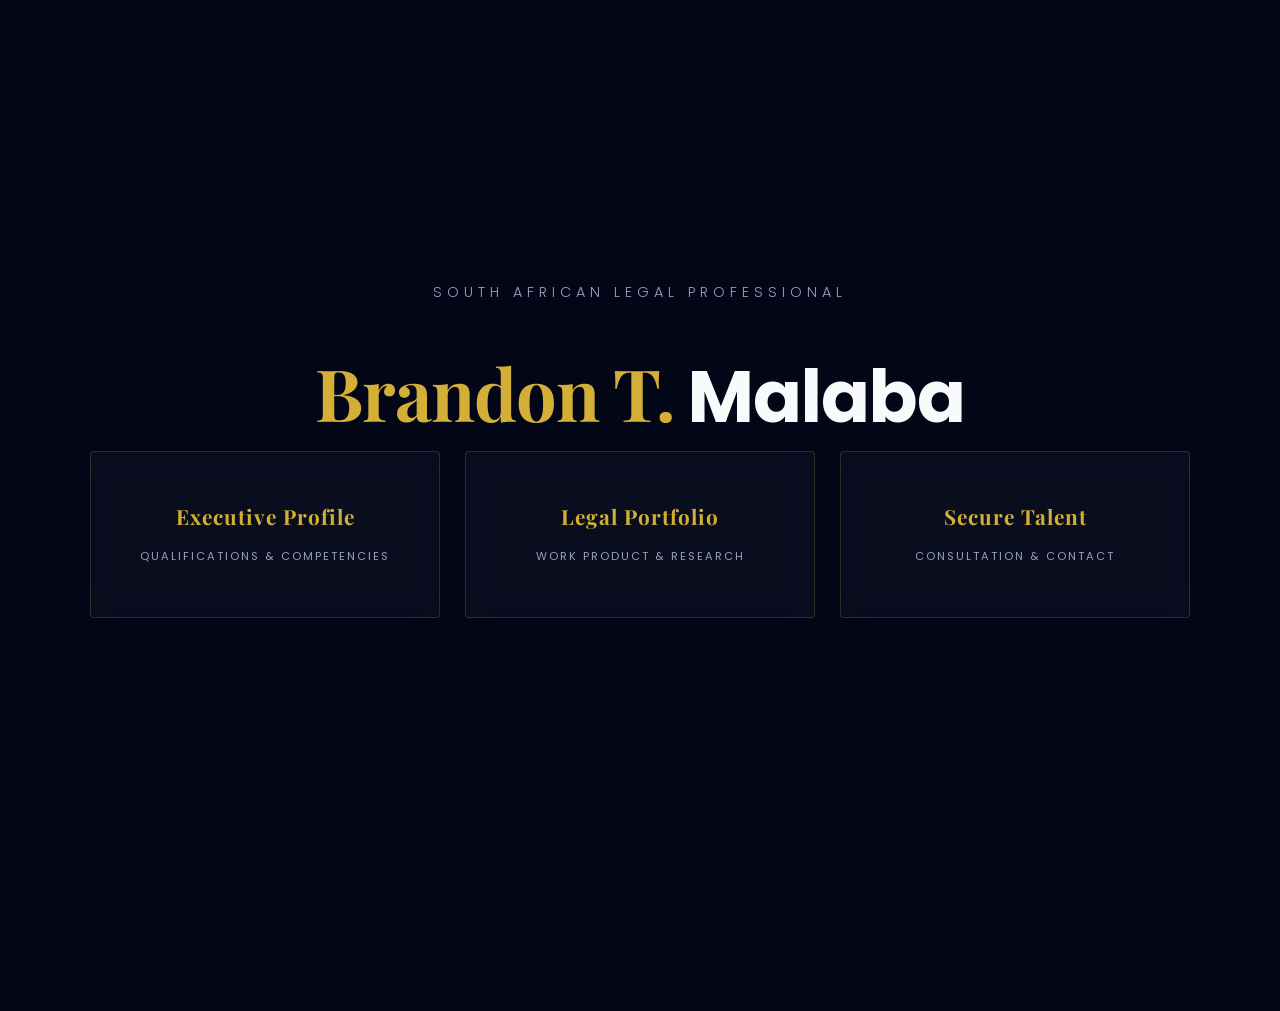
<file: index.html>
<!DOCTYPE html>
<html lang="en">
<head>
    <meta charset="UTF-8">
    <meta name="viewport" content="width=device-width, initial-scale=1.0">
    <title>Brandon T. Malaba | Legal Professional</title>
    <meta name="description" content="Official Executive Profile of Brandon T. Malaba. LLB Graduate & Aspiring Candidate Attorney.">
    <link href="https://fonts.googleapis.com/css2?family=Playfair+Display:ital,wght@0,700;1,600&family=Poppins:wght@300;400;600&display=swap" rel="stylesheet">
    <style>
        * { box-sizing: border-box; margin: 0; padding: 0; }
        body, html { height: 100%; font-family: 'Poppins', sans-serif; background: #020617; color: #f8fafc; overflow-x: hidden; display: flex; flex-direction: column; }

        /* HERO SECTION */
        .hero {
            flex: 1;
            display: flex;
            flex-direction: column;
            justify-content: center;
            align-items: center;
            text-align: center;
            background: linear-gradient(rgba(2, 6, 23, 0.75), rgba(2, 6, 23, 0.85)), 
                        url('https://images.unsplash.com/photo-1589829545856-d10d557cf95f?auto=format&fit=crop&w=1920&q=80');
            background-size: cover;
            background-position: center;
            padding: 60px 5%;
            min-height: 100svh;
        }

        .gold-text { color: #D4AF37; font-family: 'Playfair Display', serif; }

        .hero h1 { font-size: clamp(2.5rem, 8vw, 4.5rem); margin-bottom: 15px; letter-spacing: -1px; line-height: 1.1; }
        .hero p.subtitle { font-size: clamp(0.7rem, 2vw, 0.9rem); color: #94a3b8; text-transform: uppercase; letter-spacing: 5px; margin-bottom: 50px; font-weight: 300; }

        /* NAVIGATION PILLARS */
        .pillars {
            display: grid;
            grid-template-columns: repeat(auto-fit, minmax(240px, 1fr));
            gap: 25px;
            width: 100%;
            max-width: 1100px;
        }

        .pillar-link {
            padding: 50px 25px;
            background: rgba(255, 255, 255, 0.03);
            border: 1px solid rgba(212, 175, 55, 0.2);
            text-decoration: none;
            color: #fff;
            transition: all 0.5s cubic-bezier(0.165, 0.84, 0.44, 1);
            backdrop-filter: blur(15px);
            -webkit-backdrop-filter: blur(15px);
            border-radius: 4px;
        }

        .pillar-link:hover {
            border-color: #D4AF37;
            background: rgba(212, 175, 55, 0.08);
            transform: translateY(-12px);
            box-shadow: 0 15px 30px rgba(0,0,0,0.5);
        }

        @media (hover: none) {
            .pillar-link:hover { transform: none; box-shadow: none; }
            .pillar-link:active { border-color: #D4AF37; background: rgba(212, 175, 55, 0.08); }
        }

        .pillar-link h3 {
            font-family: 'Playfair Display', serif;
            color: #D4AF37;
            font-size: clamp(1rem, 3vw, 1.3rem);
            margin-bottom: 12px;
            letter-spacing: 1px;
        }

        .pillar-link span { font-size: 0.7rem; color: #94a3b8; text-transform: uppercase; letter-spacing: 2px; }

        /* --- TICKER STYLING --- */
        .ticker-wrap { 
            background: rgba(15, 23, 42, 0.9); 
            padding: 20px 0; 
            border-top: 1px solid rgba(212, 175, 55, 0.3); 
            overflow: hidden;
            width: 100%;
            backdrop-filter: blur(10px);
            -webkit-backdrop-filter: blur(10px);
        }
        .ticker-move { 
            display: flex; 
            white-space: nowrap; 
            width: max-content; 
            animation: ticker-scroll 60s linear infinite; 
        }

        @media (prefers-reduced-motion: reduce) {
            .ticker-move { animation: none; }
        }

        .ticker-item { 
            padding: 0 60px; 
            color: #D4AF37; 
            font-family: 'Playfair Display', serif; 
            font-style: italic; 
            font-size: clamp(0.75rem, 2vw, 0.95rem);
            letter-spacing: 1px;
        }
        @keyframes ticker-scroll { 0% { transform: translateX(0); } 100% { transform: translateX(-50%); } }

        footer {
            background: #020617;
            text-align: center;
            padding: 25px 16px;
            font-size: clamp(0.6rem, 1.5vw, 0.65rem);
            color: #64748b;
            letter-spacing: 3px;
            text-transform: uppercase;
            border-top: 1px solid rgba(212, 175, 55, 0.1);
            line-height: 1.8;
        }

        /* TABLET */
        @media (max-width: 900px) {
            .pillars { grid-template-columns: 1fr; max-width: 480px; gap: 15px; }
            .hero { padding: 60px 5%; }
            .pillar-link { padding: 35px 20px; }
        }

        /* MOBILE */
        @media (max-width: 600px) {
            .hero { padding: 40px 6%; justify-content: space-evenly; }
            .hero h1 { font-size: clamp(2rem, 10vw, 2.8rem); }
            .hero p.subtitle { letter-spacing: 2px; margin-bottom: 30px; }
        }

        /* LANDSCAPE PHONE */
        @media (max-height: 500px) and (orientation: landscape) {
            .hero { min-height: auto; padding: 30px 5%; }
            .hero h1 { font-size: clamp(1.6rem, 5vw, 2.4rem); margin-bottom: 8px; }
            .hero p.subtitle { margin-bottom: 20px; }
            .pillars { grid-template-columns: repeat(3, 1fr); max-width: 100%; gap: 12px; }
            .pillar-link { padding: 16px 14px; }
            .pillar-link h3 { font-size: 0.95rem; margin-bottom: 6px; }
        }
    </style>
</head>
<body>

    <section class="hero">
        <p class="subtitle">South African Legal Professional</p>
        <h1><span class="gold-text">Brandon T.</span> Malaba</h1>
        
        <div class="pillars">
            <a href="cv.html" class="pillar-link">
                <h3>Executive Profile</h3>
                <span>Qualifications & Competencies</span>
            </a>
            <a href="articles.html" class="pillar-link">
                <h3>Legal Portfolio</h3>
                <span>Work Product & Research</span>
            </a>
            <a href="contact.html" class="pillar-link">
                <h3>Secure Talent</h3>
                <span>Consultation & Contact</span>
            </a>
        </div>
    </section>

    <div class="ticker-wrap">
        <div class="ticker-move">
            <div class="ticker-item">"The law is not a tool for the powerful, but a shield for the weak." — Chief Justice Mogoeng Mogoeng</div>
            <div class="ticker-item">"Transformation is a permanent process... constantly questioning and innovating." — Chief Justice Pius Langa</div>
            <div class="ticker-item">"The Constitution belongs to all of us, not just to the judges or the lawyers." — Chief Justice Arthur Chaskalson</div>
            <div class="ticker-item">"We must ensure that the law is an instrument of justice and not a source of oppression." — Deputy Chief Justice Dikgang Moseneke</div>
            <div class="ticker-item">"The law is not a tool for the powerful, but a shield for the weak." — Chief Justice Mogoeng Mogoeng</div>
            <div class="ticker-item">"Transformation is a permanent process... constantly questioning and innovating." — Chief Justice Pius Langa</div>
            <div class="ticker-item">"The Constitution belongs to all of us, not just to the judges or the lawyers." — Chief Justice Arthur Chaskalson</div>
            <div class="ticker-item">"We must ensure that the law is an instrument of justice and not a source of oppression." — Deputy Chief Justice Dikgang Moseneke</div>
        </div>
    </div>

    <footer>
        Adherence to Excellence &bull; Integrity in Practice &bull; UFS Alumni
    </footer>

</body>
</html>
</file>
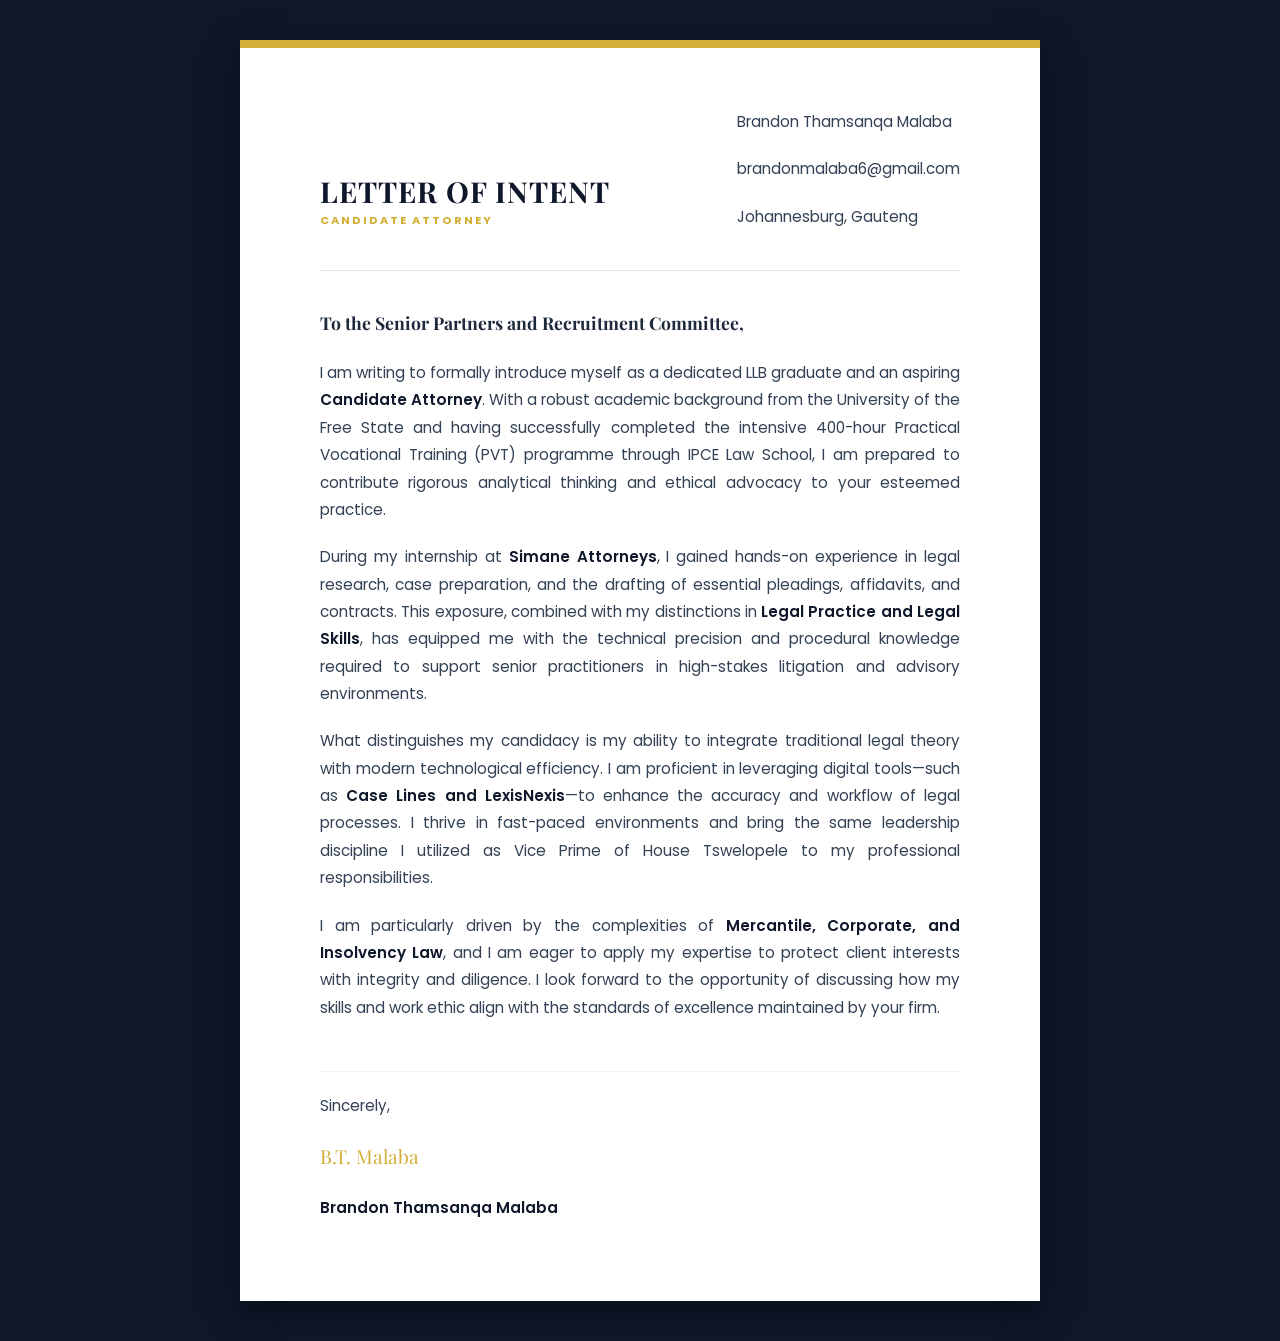
<file: cover-letter.html>
<!DOCTYPE html>
<html lang="en">
<head>
    <meta charset="UTF-8" />
    <meta name="viewport" content="width=device-width, initial-scale=1.0" />
    <title>Letter of Intent | Brandon T Malaba</title>
    <link href="https://fonts.googleapis.com/css2?family=Playfair+Display:wght@700&family=Poppins:wght@300;400;600&display=swap" rel="stylesheet">
    <style>
        * { box-sizing: border-box; margin: 0; padding: 0; }
        
        body { 
            background: #0f172a; /* Navy background to match main site */
            font-family: 'Poppins', sans-serif; 
            padding: 40px 20px;
            display: flex;
            justify-content: center;
        }

        /* The Paper Sheet Effect */
        .letter-container {
            background: #ffffff;
            width: 100%;
            max-width: 800px;
            padding: 60px 80px;
            box-shadow: 0 10px 30px rgba(0,0,0,0.5);
            border-top: 8px solid #D4AF37; /* Gold Top Border */
            position: relative;
        }

        /* Letterhead Header */
        header {
            border-bottom: 1px solid #e2e8f0;
            margin-bottom: 40px;
            padding-bottom: 20px;
            display: flex;
            justify-content: space-between;
            align-items: flex-end;
        }

        h1 { 
            font-family: 'Playfair Display', serif; 
            color: #0f172a; 
            font-size: 1.8rem;
            text-transform: uppercase;
            letter-spacing: 1px;
        }

        .contact-info {
            text-align: right;
            font-size: 0.75rem;
            color: #64748b;
            line-height: 1.4;
        }

        /* Content Styles */
        h2 { 
            font-family: 'Playfair Display', serif; 
            color: #1e293b; 
            font-size: 1.1rem; 
            margin-bottom: 25px; 
        }

        p {
            color: #334155;
            font-size: 0.95rem;
            line-height: 1.8;
            margin-bottom: 20px;
            text-align: justify;
        }

        strong { color: #0f172a; font-weight: 600; }

        .closing {
            margin-top: 50px;
            border-top: 1px solid #f1f5f9;
            padding-top: 20px;
        }

        .signature {
            font-family: 'Playfair Display', serif;
            font-size: 1.2rem;
            color: #D4AF37;
            margin-top: 10px;
        }

        /* Responsive padding for smaller screens */
        @media (max-width: 600px) {
            .letter-container { padding: 30px 20px; }
            header { flex-direction: column; align-items: flex-start; }
            .contact-info { text-align: left; margin-top: 10px; }
        }
    </style>
</head>
<body>

<section class="letter-container">
    <header>
        <div>
            <h1>Letter of Intent</h1>
            <p style="font-size: 0.7rem; color: #D4AF37; font-weight: bold; letter-spacing: 2px;">CANDIDATE ATTORNEY</p>
        </div>
        <div class="contact-info">
            <p>Brandon Thamsanqa Malaba</p>
            <p>brandonmalaba6@gmail.com</p>
            <p>Johannesburg, Gauteng</p>
        </div>
    </header>

    <div class="letter-body">
        <h2>To the Senior Partners and Recruitment Committee,</h2>
        
        <p>
            I am writing to formally introduce myself as a dedicated LLB graduate and an aspiring <strong>Candidate Attorney</strong>. With a robust academic background from the University of the Free State and having successfully completed the intensive 400-hour Practical Vocational Training (PVT) programme through IPCE Law School, I am prepared to contribute rigorous analytical thinking and ethical advocacy to your esteemed practice.
        </p>

        <p>
            During my internship at <strong>Simane Attorneys</strong>, I gained hands-on experience in legal research, case preparation, and the drafting of essential pleadings, affidavits, and contracts. This exposure, combined with my distinctions in <strong>Legal Practice and Legal Skills</strong>, has equipped me with the technical precision and procedural knowledge required to support senior practitioners in high-stakes litigation and advisory environments.
        </p>

        <p>
            What distinguishes my candidacy is my ability to integrate traditional legal theory with modern technological efficiency. I am proficient in leveraging digital tools—such as <strong>Case Lines and LexisNexis</strong>—to enhance the accuracy and workflow of legal processes. I thrive in fast-paced environments and bring the same leadership discipline I utilized as Vice Prime of House Tswelopele to my professional responsibilities.
        </p>

        <p>
            I am particularly driven by the complexities of <strong>Mercantile, Corporate, and Insolvency Law</strong>, and I am eager to apply my expertise to protect client interests with integrity and diligence. I look forward to the opportunity of discussing how my skills and work ethic align with the standards of excellence maintained by your firm.
        </p>

        <div class="closing">
            <p>Sincerely,</p>
            <p class="signature">B.T. Malaba</p>
            <p><strong>Brandon Thamsanqa Malaba</strong></p>
        </div>
    </div>
</section>

</body>
</html>
</file>
